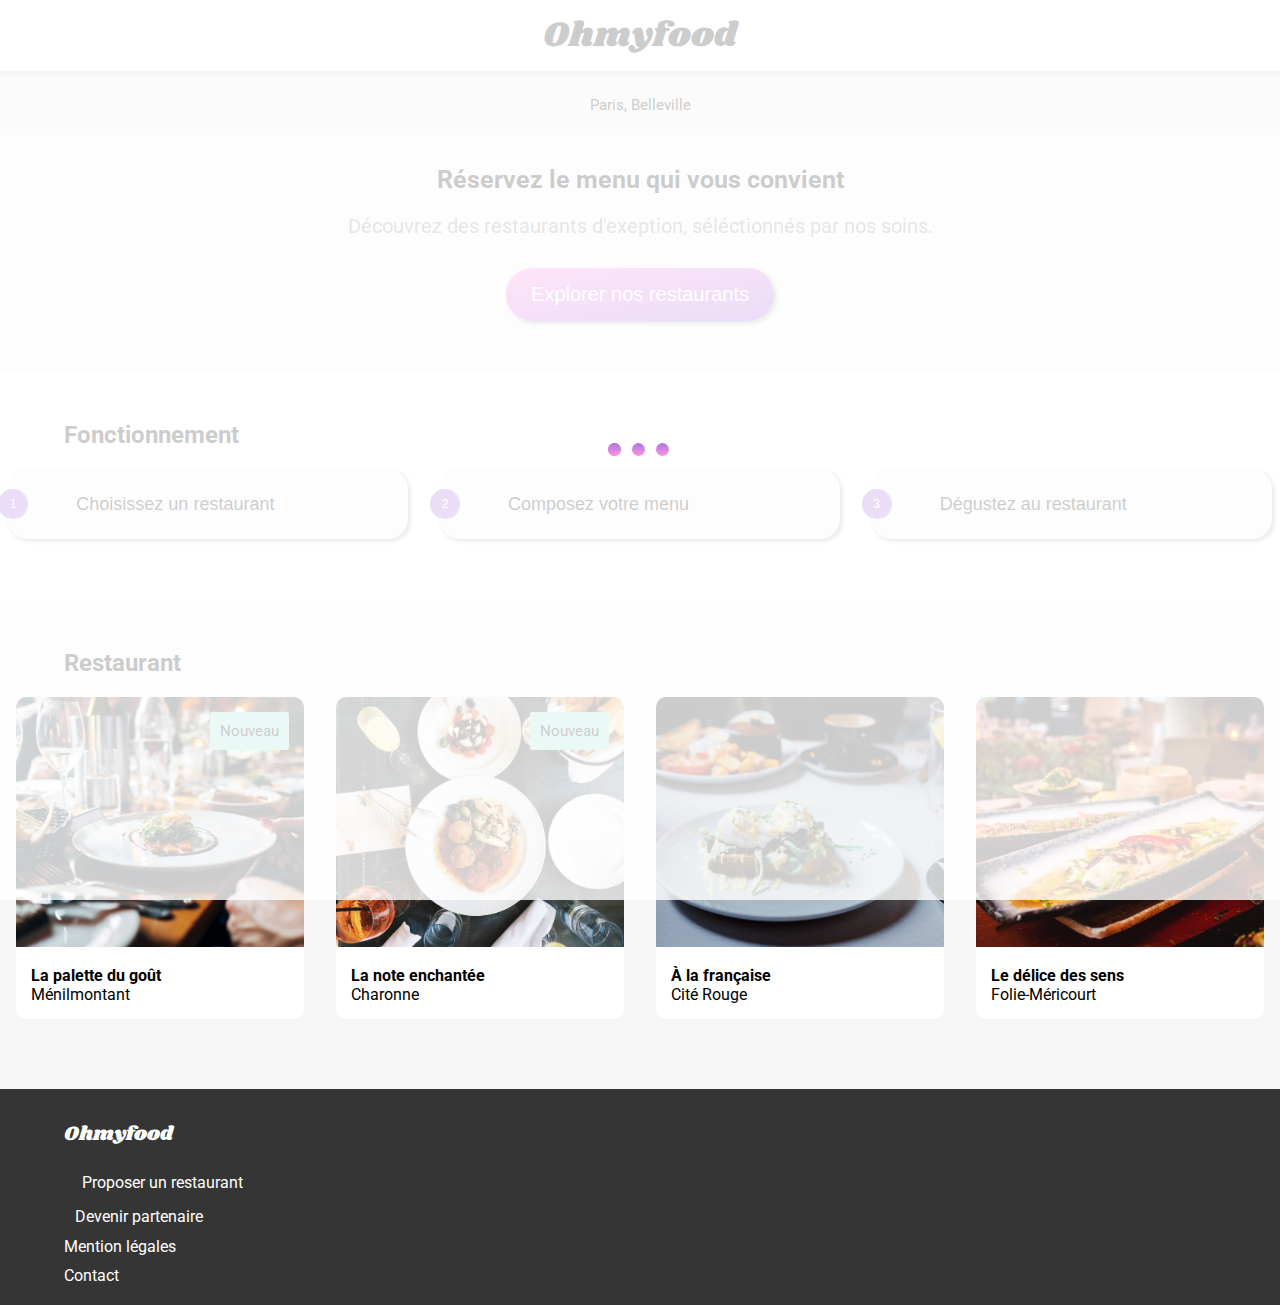
<file: index.html>
<!DOCTYPE html>
<html lang="fr">

<head>
    <meta charset="UTF-8">
    <meta http-equiv="X-UA-Compatible" content="IE=edge">
    <meta name="viewport" content="width=device-width, initial-scale=1.0">
    <link rel="preconnect" href="https://fonts.googleapis.com">
    <link rel="preconnect" href="https://fonts.gstatic.com" crossorigin>
    <link href="https://fonts.googleapis.com/css2?family=Roboto&family=Shrikhand&display=swap" rel="stylesheet">
    <link rel="stylesheet" href="https://cdnjs.cloudflare.com/ajax/libs/font-awesome/6.0.0-beta2/css/all.min.css"
        integrity="sha512-YWzhKL2whUzgiheMoBFwW8CKV4qpHQAEuvilg9FAn5VJUDwKZZxkJNuGM4XkWuk94WCrrwslk8yWNGmY1EduTA=="
        crossorigin="anonymous" referrerpolicy="no-referrer" />
    <link rel="stylesheet" href="Sass/main.css">
    <title>Ohmyfood</title>
</head>

<body>

    <div class="loader">
        <div class="lds-ellipsis">
            <div></div>
            <div></div>
            <div></div>
            <div></div>
        </div>
    </div>

    <header>
        <span class="header__title">Ohmyfood</span>
    </header>

    <section class="reservation">

        <div class="reservation__ville">
            <span class='reservation__icone'><i class="fas fa-map-marker-alt"></i></span>
            <span class='reservation__title'>Paris, Belleville</span>
        </div>

        <div class="reservation__lorem">
            <h1>Réservez le menu qui vous convient</h1>
            <p>Découvrez des restaurants d'exeption, séléctionnés par nos soins.</p>
            <div class="reservation__boutton"><button class="reservation__boutton__color">Explorer nos restaurants</button></div>
        </div>

    </section>

    <section class="fonctionnement">

        <h2>Fonctionnement</h2>
        <div class="fonctionnement__container">

            <button class="fonctionnement__boutton">
                <span class="fonctionnement__container__number">
                    <span class=fonctionnement__number>1</span>
                </span>
                <i class="fas fa-mobile-alt fonctionnement__icone fonctionnement__icone__hover"></i>
                <span class="fonctionnement__bouton__text">Choisissez un restaurant</span>
            </button>

            <button class="fonctionnement__boutton">
                <span class="fonctionnement__container__number">
                    <span class=fonctionnement__number>2</span>
                </span>
                <i class="fas fa-list-ul fonctionnement__icone fonctionnement__icone__hover"></i>
                <span class="fonctionnement__bouton__text">Composez votre menu</span>
            </button>

            <button class="fonctionnement__boutton">
                <span class="fonctionnement__container__number">
                    <span class=fonctionnement__number>3</span>
                </span>
                <i class="fas fa-store fonctionnement__icone fonctionnement__icone__hover"></i>
                <span class="fonctionnement__bouton__text">Dégustez au restaurant</span>
            </button>

        </div>

    </section>

    <section class="restaurant">

        <h2>Restaurant</h2>

        <div class="restaurant__block">

            <a class="restaurant__link" href="menu1.html">

                <div class="restaurant__container">

                    <div class="restaurant__container__img">
                        <img class="restaurant__img" src="restaurants/jay-wennington-N_Y88TWmGwA-unsplash.jpg" alt="photo_d'un_plat_d'un_restaurant">
                        <span class="restaurant__img__txt">Nouveau</span>
                    </div>

                    <div class="restaurant__description">
                        <div class="restaurant__description__txt">
                            <p class="restaurant__name">La palette du goût</p>
                            <p>Ménilmontant</p>
                        </div>
                        <i class="far fa-heart"></i>
                        <i class="fas fa-heart icone__heart__color"></i>
                    </div>

                </div>
            </a>

            <a class="restaurant__link" href="menu2.html">

                <div class="restaurant__container">

                    <div class="restaurant__container__img">
                        <img class="restaurant__img" src="restaurants/stil-u2Lp8tXIcjw-unsplash.jpg" alt="photo_d'un_plat_d'un_restaurant">
                        <span class="restaurant__img__txt">Nouveau</span>
                    </div>

                    <div class="restaurant__description">
                        <div class="restaurant__description__txt">
                            <p class="restaurant__name">La note enchantée</p>
                            <p>Charonne</p>
                        </div>
                        <i class="far fa-heart icone__heart"></i>
                        <i class="fas fa-heart icone__heart__color"></i>
                    </div>

                </div>
            </a>

            <a class="restaurant__link" href="menu3.html">

                <div class="restaurant__container">

                    <div class="restaurant__container__img">
                        <img class="restaurant__img" src="restaurants/toa-heftiba-DQKerTsQwi0-unsplash.jpg" alt="photo_d'un_plat_d'un_restaurant">
                    </div>

                    <div class="restaurant__description">
                        <div class="restaurant__description__txt">
                            <p class="restaurant__name">À la française</p>
                            <p>Cité Rouge</p>
                        </div>
                        <i class="far fa-heart"></i>
                        <i class="fas fa-heart icone__heart__color"></i>
                    </div>

                </div>
            </a>

            <a class="restaurant__link" href="menu4.html">

                <div class="restaurant__container">

                    <div class="restaurant__container__img">
                        <img class="restaurant__img" src="restaurants/louis-hansel-shotsoflouis-qNBGVyOCY8Q-unsplash.jpg" alt="photo_d'un_plat_d'un_restaurant">
                    </div>

                    <div class="restaurant__description">
                        <div class="restaurant__description__txt">
                            <p class="restaurant__name">Le délice des sens</p>
                            <p>Folie-Méricourt</p>
                        </div>
                        <i class="far fa-heart"></i>
                        <i class="fas fa-heart icone__heart__color"></i>
                    </div>
                    
                </div>
            </a>
        </div>

    </section>


    <footer>
        <div class="footer__container">
            <p class="footer__title">Ohmyfood</p>
            <p><i class="fas fa-utensils"></i>Proposer un restaurant</p>
            <p><i class="fas fa-hands-helping"></i>Devenir partenaire</p>
            <p>Mention légales</p>
            <a href="mailto:">Contact</a>
        </div>
    </footer>



</body>

</html>
</file>
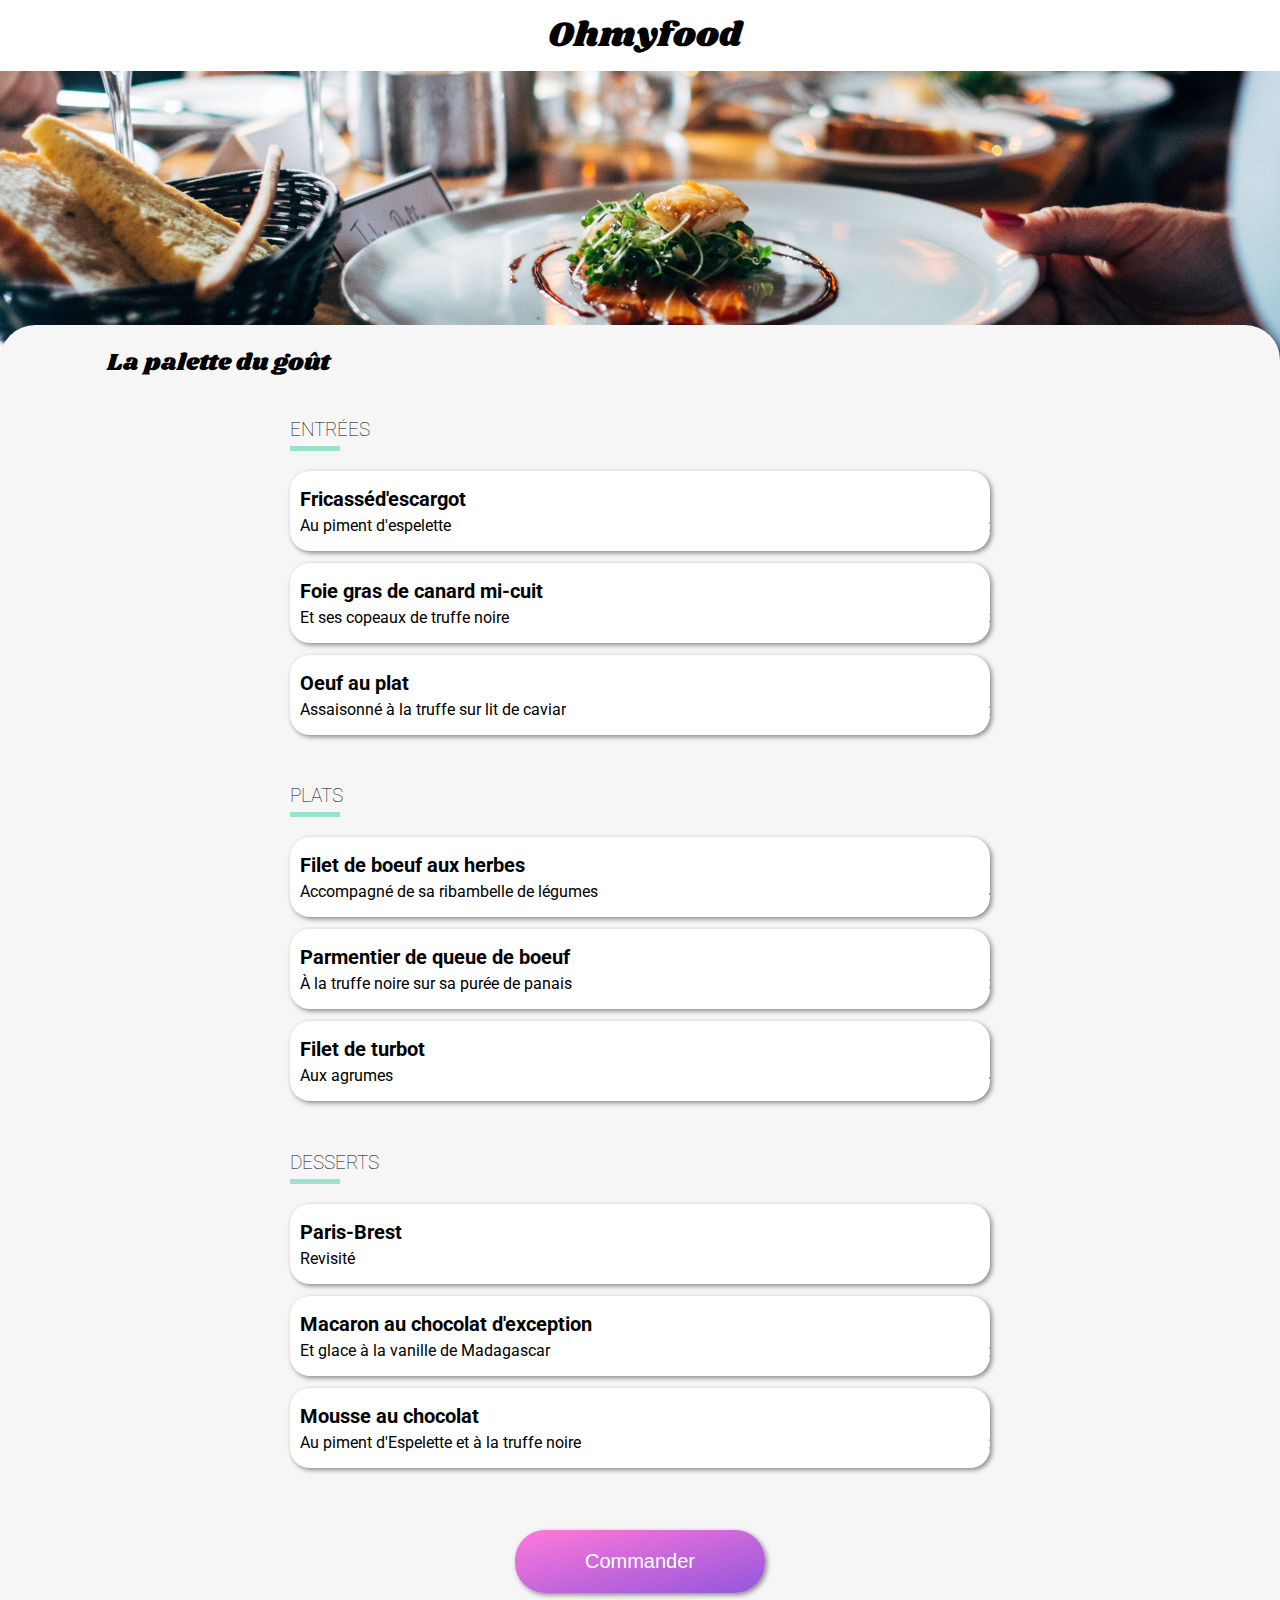
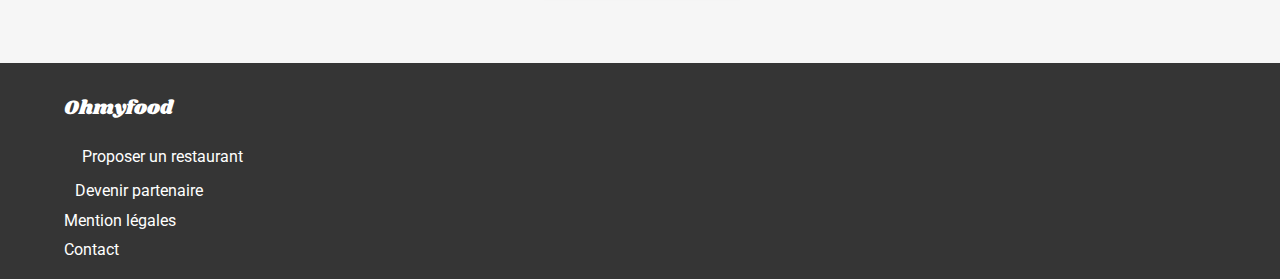
<file: menu1.html>
<!DOCTYPE html>
<html lang="fr">

<head>
    <meta charset="UTF-8">
    <meta http-equiv="X-UA-Compatible" content="IE=edge">
    <meta name="viewport" content="width=device-width, initial-scale=1.0">
    <link rel="preconnect" href="https://fonts.googleapis.com">
    <link rel="preconnect" href="https://fonts.gstatic.com" crossorigin>
    <link href="https://fonts.googleapis.com/css2?family=Roboto&family=Shrikhand&display=swap" rel="stylesheet">
    <link rel="stylesheet" href="https://cdnjs.cloudflare.com/ajax/libs/font-awesome/6.0.0-beta2/css/all.min.css" integrity="sha512-YWzhKL2whUzgiheMoBFwW8CKV4qpHQAEuvilg9FAn5VJUDwKZZxkJNuGM4XkWuk94WCrrwslk8yWNGmY1EduTA==" crossorigin="anonymous" referrerpolicy="no-referrer"/>
    <link rel="stylesheet" href="Sass/main.css">
    <title>Ohmyfood</title>
</head>

<body>

    <header>
        <a class="header__icone" href="index.html"><i class="fas fa-arrow-left"></i></a>
        <span class="header__title">Ohmyfood</span>
    </header>

    <div class="container__img__menu">
        <img class="img__menu" src="restaurants/jay-wennington-N_Y88TWmGwA-unsplash.jpg" alt="photo_d'un_plat_d'un_restaurant">
    </div>
    
    <section class="menu">

        <div class="menu__title">
            <h2 class="menu__txt">La palette du goût</h2>
            <i class="far fa-heart icone__heart"></i>
            <i class="fas fa-heart icone__heart__color"></i>
        </div>

        <div class="menu__categorie">
            <h3 class="menu__categorie__txt">ENTRÉES</h3>
            <hr>
        </div>

        <div class="menu__container">

            <div class="menu__container__description">
                <p class="menu__container__title">Fricasséd'escargot</p>
                <p class="menu__container__txt">Au piment d'espelette</p>
            </div>

            <div class="menu__price">
                <span class="menu__price__txt">25€</span>
                <div class="menu__check__animation"><i class="fas fa-check-circle"></i></div>
            </div>

        </div>

        <div class="menu__container">

            <div class="menu__container__description">
                <p class="menu__container__title">Foie gras de canard mi-cuit</p>
                <p class="menu__container__txt">Et ses copeaux de truffe noire</p>
            </div>

            <div class="menu__price">
                <span class="menu__price__txt">35€</span>
                <div class="menu__check__animation"><i class="fas fa-check-circle"></i></div>
            </div>

        </div>

        <div class="menu__container">
            <div class="menu__container__description">
                <p class="menu__container__title">Oeuf au plat</p>
                <p class="menu__container__txt">Assaisonné à la truffe sur lit de caviar</p>
            </div>

            <div class="menu__price">
                <span class="menu__price__txt">20€</span>
                <div class="menu__check__animation"><i class="fas fa-check-circle"></i></div>
            </div>
        </div>
    
        <div class="menu__categorie">
            <h3 class="menu__categorie__txt">PLATS</h3>
            <hr>
        </div>
        
        <div class="menu__container">

            <div class="menu__container__description">
                <p class="menu__container__title">Filet de boeuf aux herbes</p>
                <p class="menu__container__txt">Accompagné de sa ribambelle de légumes</p>
            </div>

            <div class="menu__price">
                <span class="menu__price__txt">40€</span>
                <div class="menu__check__animation"><i class="fas fa-check-circle"></i></div>
            </div>

        </div>

        <div class="menu__container">

            <div class="menu__container__description">
                <p class="menu__container__title">Parmentier de queue de boeuf</p>
                <p class="menu__container__txt">À la truffe noire sur sa purée de panais</p>
            </div>

            <div class="menu__price">
                <span class="menu__price__txt">35€</span>
                <div class="menu__check__animation"><i class="fas fa-check-circle"></i></div>
            </div>

        </div>

        <div class="menu__container">

            <div class="menu__container__description">
                <p class="menu__container__title">Filet de turbot</p>
                <p class="menu__container__txt">Aux agrumes</p>
            </div>

            <div class="menu__price">
                <span class="menu__price__txt">44€</span>
                <div class="menu__check__animation"><i class="fas fa-check-circle"></i></div>
            </div>

        </div>

        <div class="menu__categorie">
            <h3 class="menu__categorie__txt">DESSERTS</h3>
            <hr>
        </div>

        <div class="menu__container">

            <div class="menu__container__description">
                <p class="menu__container__title">Paris-Brest</p>
                <p class="menu__container__txt">Revisité</p>
            </div>

            <div class="menu__price">
                <span class="menu__price__txt">18€</span>
                <div class="menu__check__animation"><i class="fas fa-check-circle"></i></div>
            </div>

        </div>

        <div class="menu__container">

            <div class="menu__container__description">
                <p class="menu__container__title">Macaron au chocolat d'exception</p>
                <p class="menu__container__txt">Et glace à la vanille de Madagascar</p>
            </div>

            <div class="menu__price">
                <span class="menu__price__txt">22€</span>
                <div class="menu__check__animation"><i class="fas fa-check-circle"></i></div>
            </div>

        </div>

        <div class="menu__container">

            <div class="menu__container__description">
                <p class="menu__container__title">Mousse au chocolat</p>
                <p class="menu__container__txt">Au piment d'Espelette et à la truffe noire</p>
            </div>

            <div class="menu__price"><span class="menu__price__txt">23€</span>
                <div class="menu__check__animation"><i class="fas fa-check-circle"></i></div>
            </div>
            
        </div>
        
        <div class="menu__boutton">
            <button class="menu__boutton__color">Commander</button>
        </div>

    </section>

    <footer>
        <div class="footer__container">
            <p class="footer__title">Ohmyfood</p>
            <p><i class="fas fa-utensils"></i>Proposer un restaurant</p>
            <p><i class="fas fa-hands-helping"></i>Devenir partenaire</p>
            <p>Mention légales</p>
            <a href="mailto:">Contact</a>
        </div>
    </footer>
</file>
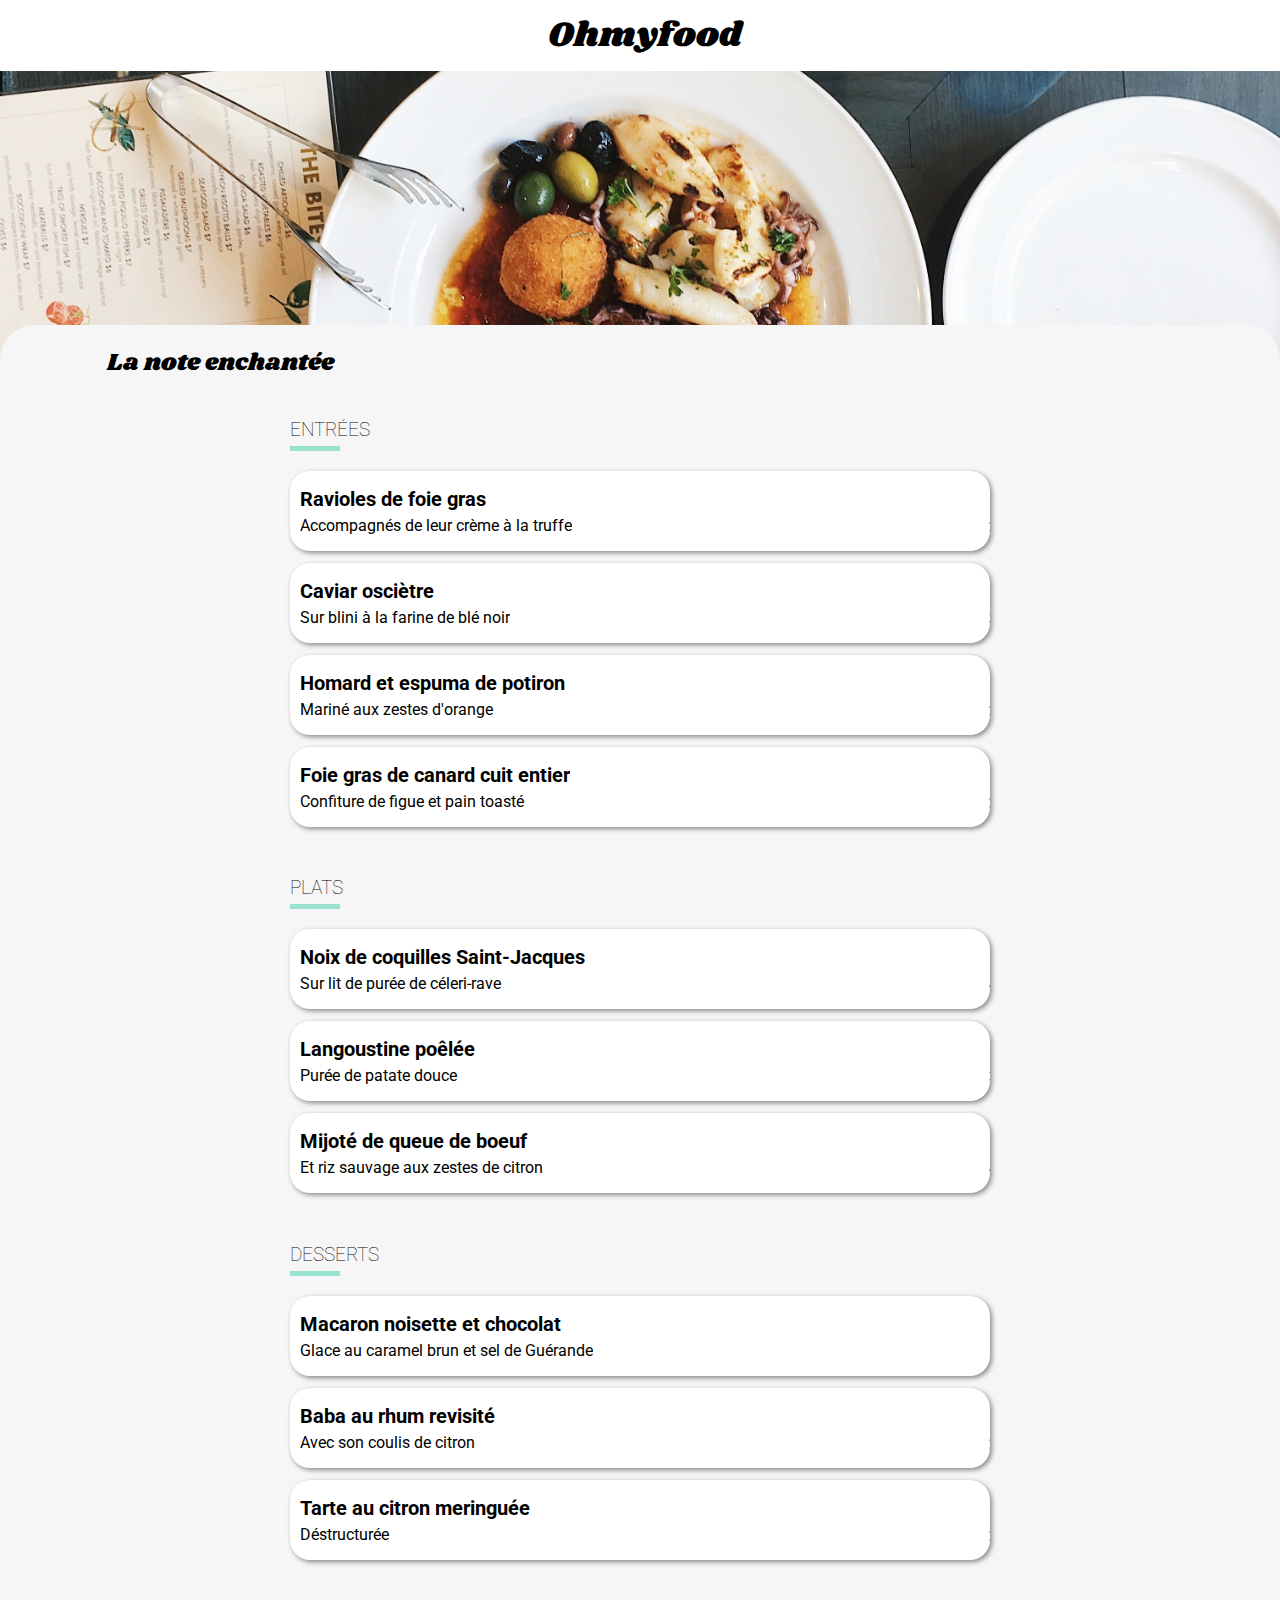
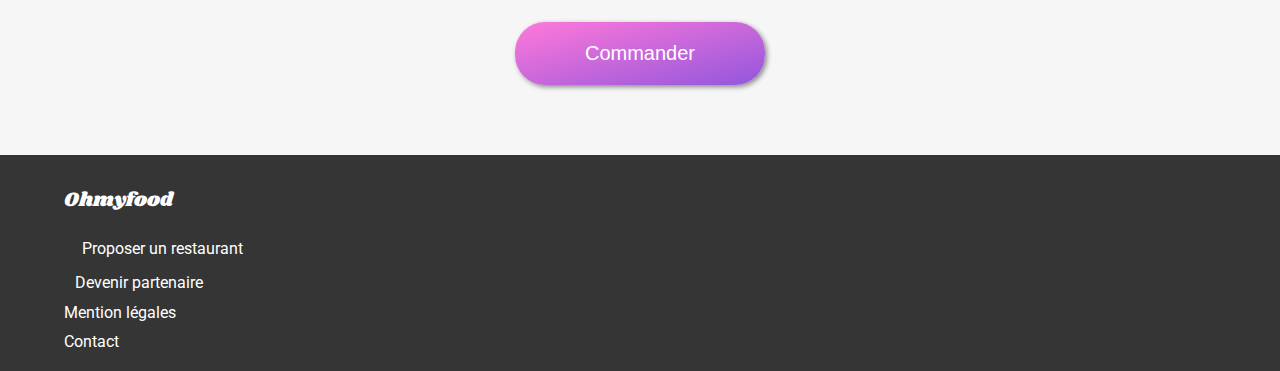
<file: menu2.html>
<!DOCTYPE html>
<html lang="fr">
<head>
    <meta charset="UTF-8">
    <meta http-equiv="X-UA-Compatible" content="IE=edge">
    <meta name="viewport" content="width=device-width, initial-scale=1.0">
    <link rel="preconnect" href="https://fonts.googleapis.com">
    <link rel="preconnect" href="https://fonts.gstatic.com" crossorigin>
    <link href="https://fonts.googleapis.com/css2?family=Roboto&family=Shrikhand&display=swap" rel="stylesheet"> 
    <link rel="stylesheet" href="https://cdnjs.cloudflare.com/ajax/libs/font-awesome/6.0.0-beta2/css/all.min.css" integrity="sha512-YWzhKL2whUzgiheMoBFwW8CKV4qpHQAEuvilg9FAn5VJUDwKZZxkJNuGM4XkWuk94WCrrwslk8yWNGmY1EduTA==" crossorigin="anonymous" referrerpolicy="no-referrer" />
    <link rel="stylesheet" href="Sass/main.css">
    <title>Ohmyfood</title>
</head>
<body>

    <header>
        <a class="header__icone" href="index.html"><i class="fas fa-arrow-left"></i></a>
        <span class="header__title">Ohmyfood</span>
    </header>

    <div class="container__img__menu">
        <img class="img__menu" src="restaurants/stil-u2Lp8tXIcjw-unsplash.jpg" alt="photo_d'un_plat_d'un_restaurant">
    </div>
    

    <section class="menu">

        <div class="menu__title">
            <h2 class="menu__txt">La note enchantée</h2>
            <i class="far fa-heart"></i>
            <i class="fas fa-heart icone__heart__color"></i>
        </div>


        <div class="menu__categorie">
            <h3 class="menu__categorie__txt">ENTRÉES</h3>
            <hr>
        </div>

        <div class="menu__container">

            <div class="menu__container__description">
                <p class="menu__container__title">Ravioles de foie gras</p>
                <p class="menu__container__txt">Accompagnés de leur crème à la truffe</p>
            </div>

            <div class="menu__price">
                <span class="menu__price__txt">25€</span>
                <div class="menu__check__animation"><i class="fas fa-check-circle"></i></div>
            </div>

        </div>

        <div class="menu__container">

            <div class="menu__container__description">
                <p class="menu__container__title">Caviar osciètre</p>
                <p class="menu__container__txt">Sur blini à la farine de blé noir</p>
            </div>

            <div class="menu__price">
                <span class="menu__price__txt">35€</span>
                <div class="menu__check__animation"><i class="fas fa-check-circle"></i></div>
            </div>

        </div>

        <div class="menu__container">

            <div class="menu__container__description">
                <p class="menu__container__title">Homard et espuma de potiron</p>
                <p class="menu__container__txt">Mariné aux zestes d'orange</p>
            </div>

            <div class="menu__price">
                <span class="menu__price__txt">20€</span>
                <div class="menu__check__animation"><i class="fas fa-check-circle"></i></div>
            </div>

        </div>

        <div class="menu__container">

            <div class="menu__container__description">
                <p class="menu__container__title">Foie gras de canard cuit entier</p>
                <p class="menu__container__txt">Confiture de figue et pain toasté</p>
            </div>

            <div class="menu__price">
                <span class="menu__price__txt">20€</span>
                <div class="menu__check__animation"><i class="fas fa-check-circle"></i></div>
            </div>

        </div>

        <div class="menu__categorie">
            <h3 class="menu__categorie__txt">PLATS</h3>
            <hr>
        </div>
        
        <div class="menu__container">

            <div class="menu__container__description">
                <p class="menu__container__title">Noix de coquilles Saint-Jacques</p>
                <p class="menu__container__txt">Sur lit de purée de céleri-rave</p>
            </div>

            <div class="menu__price">
                <span class="menu__price__txt">40€</span>
                <div class="menu__check__animation"><i class="fas fa-check-circle"></i></div>
            </div>

        </div>

        <div class="menu__container">

            <div class="menu__container__description">
                <p class="menu__container__title">Langoustine poêlée</p>
                <p class="menu__container__txt">Purée de patate douce</p>
            </div>

            <div class="menu__price">
                <span class="menu__price__txt">35€</span>
                <div class="menu__check__animation"><i class="fas fa-check-circle"></i></div>
            </div>

        </div>

        <div class="menu__container">

            <div class="menu__container__description">
                <p class="menu__container__title">Mijoté de queue de boeuf</p>
                <p class="menu__container__txt">Et riz sauvage aux zestes de citron</p>
            </div>

            <div class="menu__price">
                <span class="menu__price__txt">44€</span>
                <div class="menu__check__animation"><i class="fas fa-check-circle"></i></div>
            </div>

        </div>

        <div class="menu__categorie">
            <h3 class="menu__categorie__txt">DESSERTS</h3>
            <hr>
        </div>
        
        <div class="menu__container">

            <div class="menu__container__description">
                <p class="menu__container__title">Macaron noisette et chocolat</p>
                <p class="menu__container__txt">Glace au caramel brun et sel de Guérande</p>
            </div>

            <div class="menu__price">
                <span class="menu__price__txt">18€</span>
                <div class="menu__check__animation"><i class="fas fa-check-circle"></i></div>
            </div>

        </div>

        <div class="menu__container">

            <div class="menu__container__description">
                <p class="menu__container__title">Baba au rhum revisité</p>
                <p class="menu__container__txt">Avec son coulis de citron</p>
            </div>

            <div class="menu__price">
                <span class="menu__price__txt">22€</span>
                <div class="menu__check__animation"><i class="fas fa-check-circle"></i></div>
            </div>

        </div>

        <div class="menu__container">

            <div class="menu__container__description">
                <p class="menu__container__title">Tarte au citron meringuée</p>
                <p class="menu__container__txt">Déstructurée</p>
            </div>

            <div class="menu__price">
                <span class="menu__price__txt">23€</span>
                <div class="menu__check__animation"><i class="fas fa-check-circle"></i></div>
            </div>

        </div>

        <div class="menu__boutton">
            <button class="menu__boutton__color">Commander</button>
        </div>

    </section>


    <footer>
        <div class="footer__container">
            <p class="footer__title">Ohmyfood</p>
            <p><i class="fas fa-utensils"></i>Proposer un restaurant</p>
            <p><i class="fas fa-hands-helping"></i>Devenir partenaire</p>
            <p>Mention légales</p>
            <a href="mailto:">Contact</a>
        </div>
    </footer>
</file>
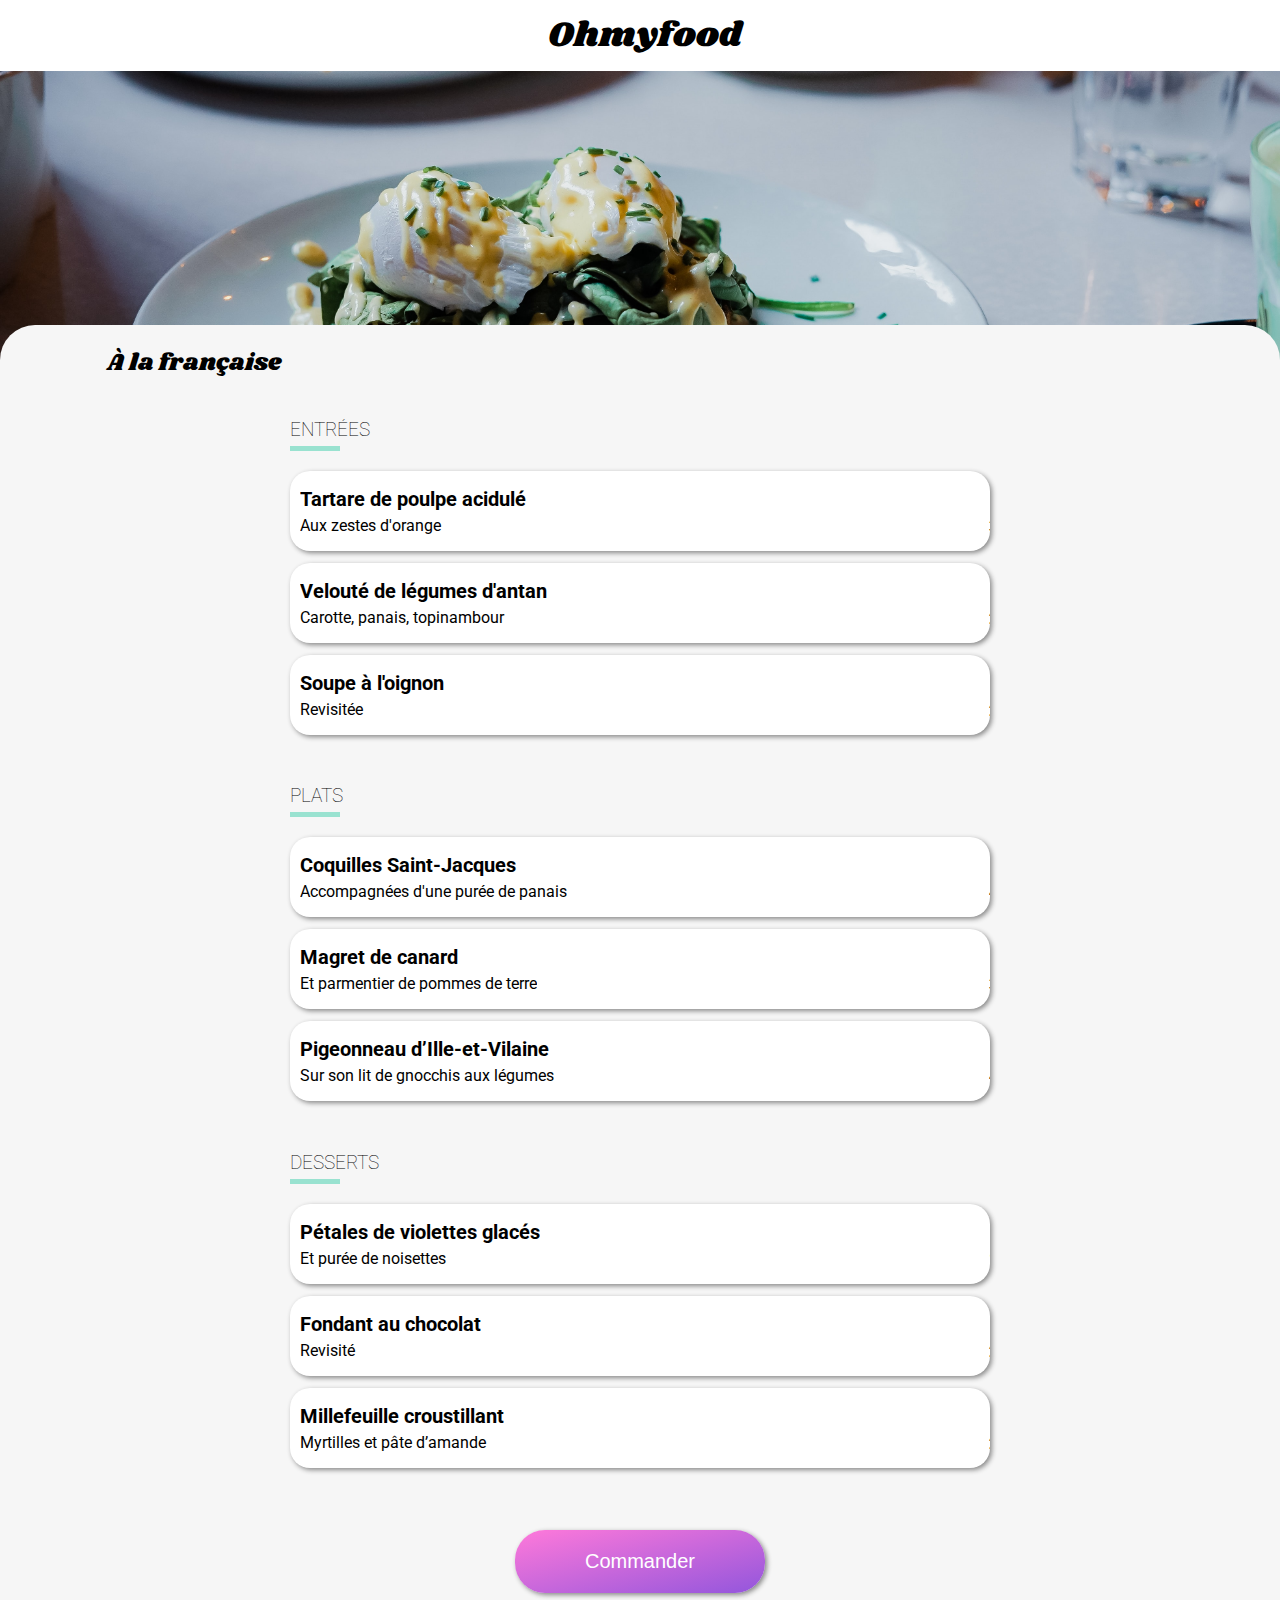
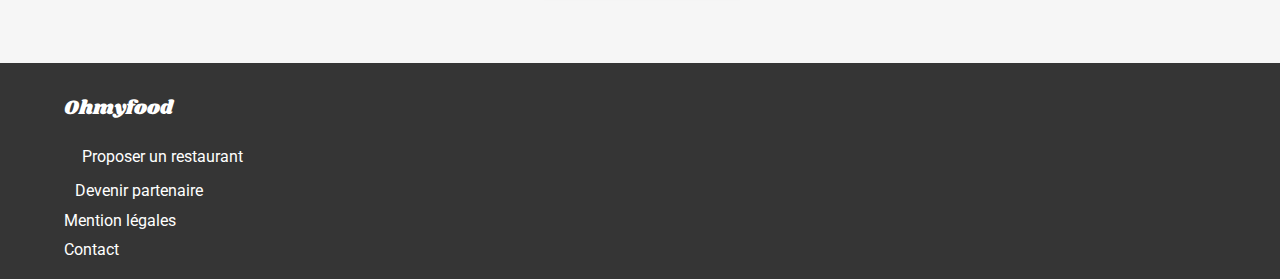
<file: menu3.html>
<!DOCTYPE html>
<html lang="fr">
<head>
    <meta charset="UTF-8">
    <meta http-equiv="X-UA-Compatible" content="IE=edge">
    <meta name="viewport" content="width=device-width, initial-scale=1.0">
    <link rel="preconnect" href="https://fonts.googleapis.com">
    <link rel="preconnect" href="https://fonts.gstatic.com" crossorigin>
    <link href="https://fonts.googleapis.com/css2?family=Roboto&family=Shrikhand&display=swap" rel="stylesheet"> 
    <link rel="stylesheet" href="https://cdnjs.cloudflare.com/ajax/libs/font-awesome/6.0.0-beta2/css/all.min.css" integrity="sha512-YWzhKL2whUzgiheMoBFwW8CKV4qpHQAEuvilg9FAn5VJUDwKZZxkJNuGM4XkWuk94WCrrwslk8yWNGmY1EduTA==" crossorigin="anonymous" referrerpolicy="no-referrer" />
    <link rel="stylesheet" href="Sass/main.css">
    <title>Ohmyfood</title>
</head>
<body>


    <header>
        <a class="header__icone" href="index.html"><i class="fas fa-arrow-left"></i></a>
        <span class="header__title">Ohmyfood</span>
    </header>

    <div class="container__img__menu">
        <img class="img__menu" src="restaurants/toa-heftiba-DQKerTsQwi0-unsplash.jpg" alt="photo_d'un_plat_d'un_restaurant">
    </div>

    <section class="menu">
        <div class="menu__title">
            <h2 class="menu__txt">À la française</h2>
            <i class="far fa-heart"></i>
            <i class="fas fa-heart icone__heart__color"></i>
        </div>


        <div class="menu__categorie">
            <h3 class="menu__categorie__txt">ENTRÉES</h3>
            <hr>
        </div>

        <div class="menu__container">

            <div class="menu__container__description">
                <p class="menu__container__title">Tartare de poulpe acidulé</p>
                <p class="menu__container__txt">Aux zestes d'orange</p>
            </div>

            <div class="menu__price">
                <span class="menu__price__txt">35€</span>
                <div class="menu__check__animation"><i class="fas fa-check-circle"></i></div>
            </div>

        </div>

        <div class="menu__container">

            <div class="menu__container__description">
                <p class="menu__container__title">Velouté de légumes d'antan</p>
                <p class="menu__container__txt">Carotte, panais, topinambour</p>
            </div>

            <div class="menu__price"><span class="menu__price__txt">25€</span>
                <div class="menu__check__animation"><i class="fas fa-check-circle"></i></div>
            </div>

        </div>

        <div class="menu__container">

            <div class="menu__container__description">
                <p class="menu__container__title">Soupe à l'oignon</p>
                <p class="menu__container__txt">Revisitée</p>
            </div>

            <div class="menu__price">
                <span class="menu__price__txt">20€</span>
                <div class="menu__check__animation"><i class="fas fa-check-circle"></i></div>
            </div>

        </div>


        <div class="menu__categorie">
            <h3 class="menu__categorie__txt">PLATS</h3>
            <hr>
        </div>


        <div class="menu__container">

            <div class="menu__container__description">
                <p class="menu__container__title">Coquilles Saint-Jacques</p>
                <p class="menu__container__txt">Accompagnées d'une purée de panais</p>
            </div>

            <div class="menu__price">
                <span class="menu__price__txt">40€</span>
                <div class="menu__check__animation"><i class="fas fa-check-circle"></i></div>
            </div>

        </div>

        <div class="menu__container">

            <div class="menu__container__description">
                <p class="menu__container__title">Magret de canard</p>
                <p class="menu__container__txt">Et parmentier de pommes de terre</p>
            </div>

            <div class="menu__price"><span class="menu__price__txt">35€</span>
                <div class="menu__check__animation"><i class="fas fa-check-circle"></i></div>
            </div>

        </div>

        <div class="menu__container">

            <div class="menu__container__description">
                <p class="menu__container__title">Pigeonneau d’Ille-et-Vilaine</p>
                <p class="menu__container__txt">Sur son lit de gnocchis aux légumes</p>
            </div>

            <div class="menu__price">
                <span class="menu__price__txt">44€</span>
                <div class="menu__check__animation"><i class="fas fa-check-circle"></i></div>
            </div>

        </div>
        

        <div class="menu__categorie">
            <h3 class="menu__categorie__txt">DESSERTS</h3>
            <hr>
        </div>
        
        <div class="menu__container">

            <div class="menu__container__description">
                <p class="menu__container__title">Pétales de violettes glacés</p>
                <p class="menu__container__txt">Et purée de noisettes</p>
            </div>

            <div class="menu__price">
                <span class="menu__price__txt">18€</span>
                <div class="menu__check__animation"><i class="fas fa-check-circle"></i></div>
            </div>

        </div>

        <div class="menu__container">

            <div class="menu__container__description">
                <p class="menu__container__title">Fondant au chocolat</p>
                <p class="menu__container__txt">Revisité</p>
            </div>

            <div class="menu__price">
                <span class="menu__price__txt">22€</span>
                <div class="menu__check__animation"><i class="fas fa-check-circle"></i></div>
            </div>

        </div>

        <div class="menu__container">

            <div class="menu__container__description">
                <p class="menu__container__title">Millefeuille croustillant</p>
                <p class="menu__container__txt">Myrtilles et pâte d’amande</p>
            </div>

            <div class="menu__price">
                <span class="menu__price__txt">23€</span>
                <div class="menu__check__animation"><i class="fas fa-check-circle"></i></div>
            </div>
            
        </div>


        <div class="menu__boutton">
            <button class="menu__boutton__color">Commander</button>
        </div>

    </section>

    <footer>
        <div class="footer__container">
            <p class="footer__title">Ohmyfood</p>
            <p><i class="fas fa-utensils"></i>Proposer un restaurant</p>
            <p><i class="fas fa-hands-helping"></i>Devenir partenaire</p>
            <p>Mention légales</p>
            <a href="mailto:">Contact</a>
        </div>
    </footer>
</file>
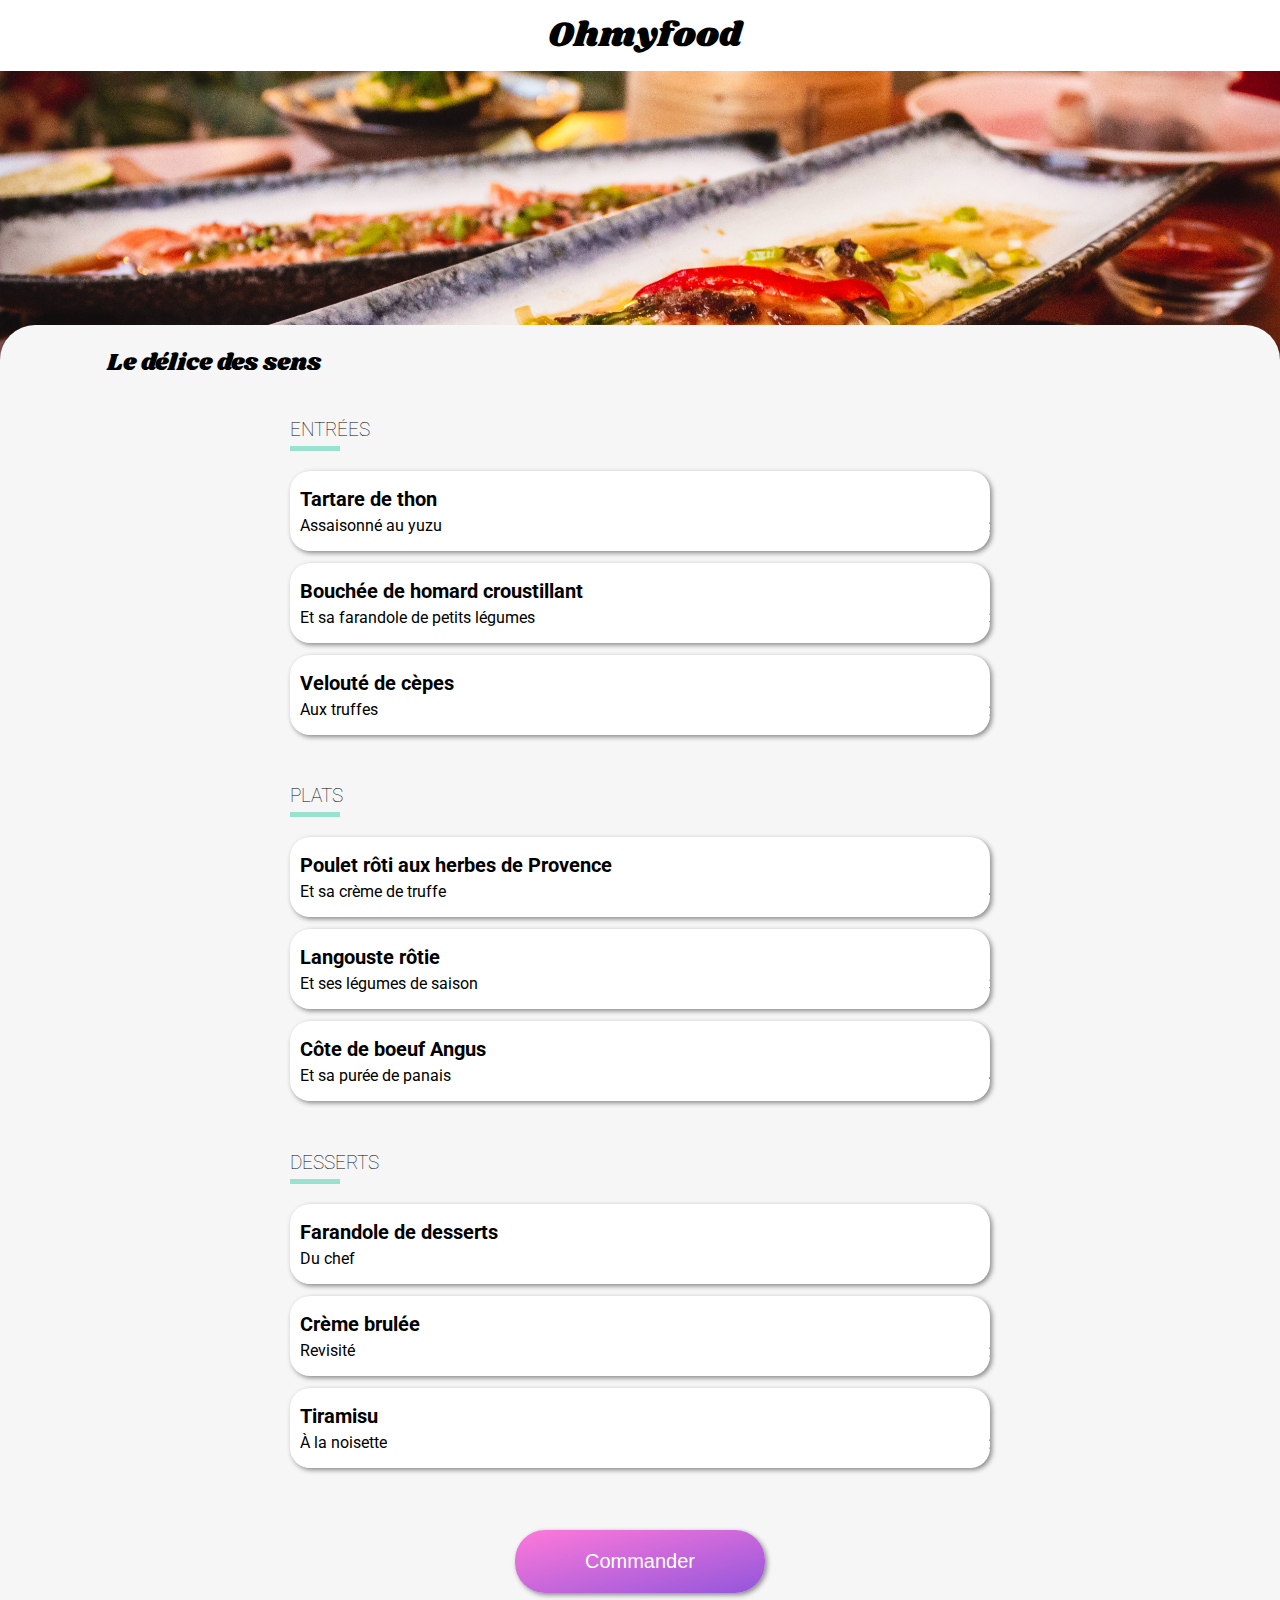
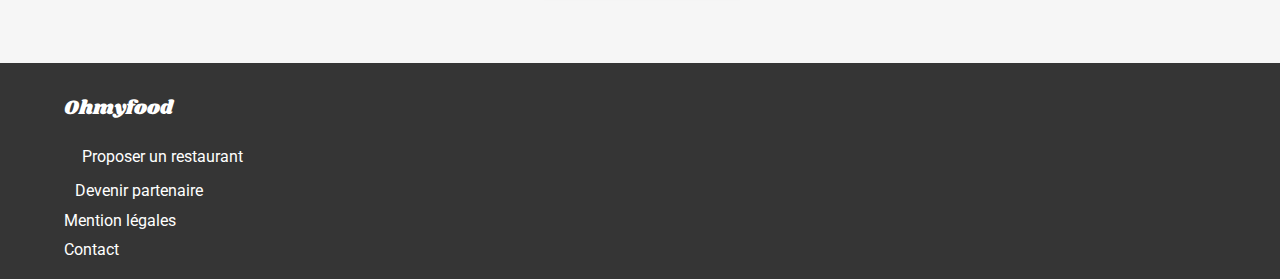
<file: menu4.html>
<!DOCTYPE html>
<html lang="fr">
<head>
    <meta charset="UTF-8">
    <meta http-equiv="X-UA-Compatible" content="IE=edge">
    <meta name="viewport" content="width=device-width, initial-scale=1.0">
    <link rel="preconnect" href="https://fonts.googleapis.com">
    <link rel="preconnect" href="https://fonts.gstatic.com" crossorigin>
    <link href="https://fonts.googleapis.com/css2?family=Roboto&family=Shrikhand&display=swap" rel="stylesheet"> 
    <link rel="stylesheet" href="https://cdnjs.cloudflare.com/ajax/libs/font-awesome/6.0.0-beta2/css/all.min.css" integrity="sha512-YWzhKL2whUzgiheMoBFwW8CKV4qpHQAEuvilg9FAn5VJUDwKZZxkJNuGM4XkWuk94WCrrwslk8yWNGmY1EduTA==" crossorigin="anonymous" referrerpolicy="no-referrer" />
    <link rel="stylesheet" href="Sass/main.css">
    <title>Ohmyfood</title>
</head>
<body>


    <header>
        <a class="header__icone" href="index.html"><i class="fas fa-arrow-left"></i></a>
        <span class="header__title">Ohmyfood</span>
    </header>

    <div class="container__img__menu">
        <img class="img__menu" src="restaurants/louis-hansel-shotsoflouis-qNBGVyOCY8Q-unsplash.jpg" alt="photo_d'un_plat_d'un_restaurant">
    </div>

    <section class="menu">
        <div class="menu__title">
            <h2 class="menu__txt">Le délice des sens</h2>
            <i class="far fa-heart"></i>
            <i class="fas fa-heart icone__heart__color"></i>
        </div>


        <div class="menu__categorie">
            <h3 class="menu__categorie__txt">ENTRÉES</h3>
            <hr>
        </div>

        <div class="menu__container">

            <div class="menu__container__description">
                <p class="menu__container__title">Tartare de thon</p>
                <p class="menu__container__txt">Assaisonné au yuzu</p>
            </div>

            <div class="menu__price">
                <span class="menu__price__txt">25€</span>
                <div class="menu__check__animation"><i class="fas fa-check-circle"></i></div>
            </div>

        </div>

        <div class="menu__container">

            <div class="menu__container__description">
                <p class="menu__container__title">Bouchée de homard croustillant </p>
                <p class="menu__container__txt">Et sa farandole de petits légumes</p>
            </div>

            <div class="menu__price">
                <span class="menu__price__txt">35€</span>
                <div class="menu__check__animation"><i class="fas fa-check-circle"></i></div>
            </div>

        </div>

        <div class="menu__container">

            <div class="menu__container__description">
                <p class="menu__container__title">Velouté de cèpes</p>
                <p class="menu__container__txt">Aux truffes</p>
            </div>

            <div class="menu__price"><span class="menu__price__txt">20€</span>
                <div class="menu__check__animation"><i class="fas fa-check-circle"></i></div>
            </div>

        </div>

        <div class="menu__categorie">
            <h3 class="menu__categorie__txt">PLATS</h3>
            <hr>
        </div>
        
        <div class="menu__container">

            <div class="menu__container__description">
                <p class="menu__container__title">Poulet rôti aux herbes de Provence</p>
                <p class="menu__container__txt">Et sa crème de truffe</p>
            </div>

            <div class="menu__price">
                <span class="menu__price__txt">40€</span>
                <div class="menu__check__animation"><i class="fas fa-check-circle"></i></div>
            </div>

        </div>

        <div class="menu__container">

            <div class="menu__container__description">
                <p class="menu__container__title">Langouste rôtie</p>
                <p class="menu__container__txt">Et ses légumes de saison</p>
            </div>

            <div class="menu__price">
                <span class="menu__price__txt">35€</span>
                <div class="menu__check__animation"><i class="fas fa-check-circle"></i></div>
            </div>

        </div>

        <div class="menu__container">

            <div class="menu__container__description">
                <p class="menu__container__title">Côte de boeuf Angus</p>
                <p class="menu__container__txt">Et sa purée de panais</p>
            </div>

            <div class="menu__price"><span class="menu__price__txt">44€</span>
                <div class="menu__check__animation"><i class="fas fa-check-circle"></i></div>
            </div>

        </div>

        <div class="menu__categorie">
            <h3 class="menu__categorie__txt">DESSERTS</h3>
            <hr>
        </div>
        
        <div class="menu__container">

            <div class="menu__container__description">
                <p class="menu__container__title">Farandole de desserts</p>
                <p class="menu__container__txt">Du chef</p>
            </div>

            <div class="menu__price">
                <span class="menu__price__txt">18€</span>
                <div class="menu__check__animation"><i class="fas fa-check-circle"></i></div>
            </div>

        </div>

        <div class="menu__container">

            <div class="menu__container__description">
                <p class="menu__container__title">Crème brulée</p>
                <p class="menu__container__txt">Revisité</p>
            </div>

            <div class="menu__price">
                <span class="menu__price__txt">22€</span>
                <div class="menu__check__animation"><i class="fas fa-check-circle"></i></div>
            </div>

        </div>

        <div class="menu__container">

            <div class="menu__container__description">
                <p class="menu__container__title">Tiramisu</p>
                <p class="menu__container__txt">À la noisette</p>
            </div>

            <div class="menu__price">
                <span class="menu__price__txt">23€</span>
                <div class="menu__check__animation"><i class="fas fa-check-circle"></i></div>
            </div>
            
        </div>

        <div class="menu__boutton">
            <button class="menu__boutton__color">Commander</button>
        </div>

    </section>


    <footer>
        <div class="footer__container">
            <p class="footer__title">Ohmyfood</p>
            <p><i class="fas fa-utensils"></i>Proposer un restaurant</p>
            <p><i class="fas fa-hands-helping"></i>Devenir partenaire</p>
            <p>Mention légales</p>
            <a href="mailto:">Contact</a>
        </div>
    </footer>
</file>
<file: Sass/main.css>
html {
  font-family: 'roboto','sans-serif';
  -webkit-box-sizing: border-box;
          box-sizing: border-box;
  font-size: 100%;
}

body {
  margin: 0px;
  background-color: #F6F6F6;
}

a {
  text-decoration: none;
  color: inherit;
}

i {
  font-size: 20px;
}

.header__title {
  font-family: 'shrikhand','sans-serif';
}

p {
  margin: 0px;
}

h2 {
  width: 90%;
  margin: auto;
  padding-top: 50px;
  padding-bottom: 20px;
}

header {
  text-align: center;
  padding-top: 10px;
  padding-bottom: 10px;
  background-color: white;
}

.header__title {
  font-size: 35px;
  font-family: 'shrikhand','sans-serif';
}

.reservation__ville {
  padding-bottom: 20px;
  padding-top: 20px;
  background-color: #EAEAEA;
  font-size: 15px;
  text-align: center;
  margin: auto;
  -webkit-box-shadow: inset 0px 6px 6px -6px #888;
          box-shadow: inset 0px 6px 6px -6px #888;
}

.reservation__icone {
  position: relative;
  right: 15px;
}

.reservation__lorem {
  background-color: #F6F6F6;
}

h1 {
  margin: 0px;
  padding-top: 30px;
  text-align: center;
  font-size: 25px;
  padding-left: 50px;
  padding-right: 50px;
}

.reservation__lorem p {
  text-align: center;
  padding-left: 10px;
  padding-right: 10px;
  margin-top: 20px;
  margin-bottom: 20px;
  color: gray;
  font-size: 20px;
}

.reservation__boutton {
  display: -webkit-box;
  display: -ms-flexbox;
  display: flex;
  -webkit-box-pack: center;
      -ms-flex-pack: center;
          justify-content: center;
  padding-top: 10px;
  padding-bottom: 50px;
}

.reservation__boutton__color {
  background: -webkit-gradient(linear, left top, right bottom, from(#FF79DA), to(#9356DC));
  background: linear-gradient(to bottom right, #FF79DA, #9356DC);
  padding: 15px 25px;
  border-style: none;
  color: white;
  font-size: 20px;
  border-radius: 30px;
  -webkit-box-shadow: 2px 2px 5px #888;
          box-shadow: 2px 2px 5px #888;
  cursor: pointer;
  -webkit-transition: all 300ms ease-in-out;
  transition: all 300ms ease-in-out;
}

.reservation__boutton__color:hover {
  background: -webkit-gradient(linear, left top, right bottom, from(rgba(255, 121, 218, 0.9)), to(rgba(147, 86, 220, 0.9)));
  background: linear-gradient(to bottom right, rgba(255, 121, 218, 0.9), rgba(147, 86, 220, 0.9));
  -webkit-box-shadow: 5px 5px 10px #888;
          box-shadow: 5px 5px 10px #888;
}

.fonctionnement {
  background-color: white;
  padding-bottom: 60px;
}

.fonctionnement__boutton {
  width: 90%;
  margin: auto;
  padding: 20px;
  display: -webkit-box;
  display: -ms-flexbox;
  display: flex;
  -webkit-box-pack: start;
      -ms-flex-pack: start;
          justify-content: flex-start;
  -webkit-box-align: center;
      -ms-flex-align: center;
          align-items: center;
  gap: 15px;
  border-style: none;
  border-radius: 20px;
  background-color: #F6F6F6;
  cursor: pointer;
  max-width: 400px;
  -webkit-box-shadow: 2px 2px 5px #888;
          box-shadow: 2px 2px 5px #888;
}

.fonctionnement__boutton:hover {
  background-color: #e4d5f6;
}

.fonctionnement__boutton:hover .fonctionnement__icone__hover {
  color: #9356DC;
}

.fonctionnement__container {
  display: -webkit-box;
  display: -ms-flexbox;
  display: flex;
  gap: 15px;
  -webkit-box-orient: vertical;
  -webkit-box-direction: normal;
      -ms-flex-direction: column;
          flex-direction: column;
  margin: auto;
}

@media screen and (min-width: 500px) {
  .fonctionnement__container {
    -webkit-box-orient: horizontal;
    -webkit-box-direction: normal;
        -ms-flex-direction: row;
            flex-direction: row;
    -ms-flex-wrap: wrap;
        flex-wrap: wrap;
  }
}

.fonctionnement__number {
  color: white;
  margin: auto;
  font-size: 12px;
}

.fonctionnement__container__number {
  background-color: #9356DC;
  display: -webkit-box;
  display: -ms-flexbox;
  display: flex;
  border-radius: 30px;
  height: 30px;
  width: 30px;
  position: relative;
  right: 30px;
}

.fonctionnement__icone {
  position: relative;
  right: 27px;
}

.fonctionnement__bouton__text {
  position: relative;
  right: 27px;
  font-size: 18px;
  padding-left: 15px;
}

.restaurant {
  background-color: #F6F6F6;
  padding-bottom: 50px;
}

.restaurant__container {
  margin-bottom: 20px;
  max-width: 600px;
  margin-left: auto;
  margin-right: auto;
}

.restaurant__container__img {
  margin: auto;
  width: 90%;
  background-color: white;
  position: relative;
}

.restaurant__img {
  width: 100%;
  height: 150px;
  -o-object-fit: cover;
     object-fit: cover;
  border-top-left-radius: 10px;
  border-top-right-radius: 10px;
}

@media screen and (min-width: 600px) {
  .restaurant__img {
    height: 250px;
  }
}

@media screen and (min-width: 600px) {
  .restaurant__block {
    display: -ms-grid;
    display: grid;
    -ms-grid-columns: 1fr 1fr;
        grid-template-columns: 1fr 1fr;
  }
}

@media screen and (min-width: 1200px) {
  .restaurant__block {
    display: -ms-grid;
    display: grid;
    -ms-grid-columns: 1fr 1fr 1fr 1fr;
        grid-template-columns: 1fr 1fr 1fr 1fr;
  }
}

.restaurant__img__txt {
  position: absolute;
  right: 0%;
  margin: 15px;
  padding: 10px;
  background-color: #99E2D0;
  font-size: 15px;
  border-radius: 2px;
}

.restaurant__description {
  width: 90%;
  margin: auto;
  display: -webkit-box;
  display: -ms-flexbox;
  display: flex;
  -webkit-box-align: center;
      -ms-flex-align: center;
          align-items: center;
  -webkit-box-pack: justify;
      -ms-flex-pack: justify;
          justify-content: space-between;
  background-color: white;
  text-decoration: none;
  border-bottom-left-radius: 10px;
  border-bottom-right-radius: 10px;
  color: black;
  position: relative;
}

.restaurant__description p {
  margin: 0px;
}

.fa-heart {
  padding: 15px;
}

.restaurant__description__txt {
  padding-left: 15px;
  padding-bottom: 15px;
}

.restaurant__name {
  font-weight: bold;
  padding-top: 15px;
}

footer {
  background-color: #353535;
}

.footer__container {
  width: 90%;
  margin: auto;
  color: white;
  padding-bottom: 20px;
  padding-top: 10px;
}

.footer__title {
  font-family: 'shrikhand','sans-serif';
  padding-top: 10px;
  padding-bottom: 10px;
  font-size: 20px;
}

.footer__container p {
  margin-top: 10px;
  margin-bottom: 10px;
}

.fa-utensils {
  padding-right: 18px;
}

.fa-hands-helping {
  padding-right: 11px;
}

.header__icone {
  float: left;
  padding-left: 10px;
  padding-top: 8px;
  font-size: 25px;
}

.container__img__menu {
  width: 100%;
}

.img__menu {
  width: 100%;
  height: 300px;
  -o-object-fit: cover;
     object-fit: cover;
}

.icone__heart__color {
  background: -webkit-gradient(linear, left top, left bottom, from(#9356DC), to(#FF79DA));
  background: linear-gradient(#9356DC, #FF79DA);
  color: transparent;
  background-clip: text;
  -webkit-background-clip: text;
  position: absolute;
  right: 0%;
  opacity: 0;
  -webkit-transition: all 200ms ease-in-out;
  transition: all 200ms ease-in-out;
}

.icone__heart__color:hover {
  -webkit-transform: scale(1.2);
          transform: scale(1.2);
  -webkit-transform-origin: center;
          transform-origin: center;
  opacity: 1;
  cursor: pointer;
}

.menu__title:hover .icone__heart__color, .menu__title:active .icone__heart__color {
  -webkit-transform: scale(1.2);
          transform: scale(1.2);
  -webkit-transform-origin: center;
          transform-origin: center;
  opacity: 1;
  cursor: pointer;
}

.menu__container {
  -webkit-animation: appear 1s;
          animation: appear 1s;
  -webkit-animation-fill-mode: both;
          animation-fill-mode: both;
}

.menu__container:nth-child(1) {
  -webkit-animation-delay: 100ms;
          animation-delay: 100ms;
}

.menu__container:nth-child(2) {
  -webkit-animation-delay: 200ms;
          animation-delay: 200ms;
}

.menu__container:nth-child(3) {
  -webkit-animation-delay: 300ms;
          animation-delay: 300ms;
}

.menu__container:nth-child(4) {
  -webkit-animation-delay: 400ms;
          animation-delay: 400ms;
}

.menu__container:nth-child(5) {
  -webkit-animation-delay: 500ms;
          animation-delay: 500ms;
}

.menu__container:nth-child(6) {
  -webkit-animation-delay: 600ms;
          animation-delay: 600ms;
}

.menu__container:nth-child(7) {
  -webkit-animation-delay: 700ms;
          animation-delay: 700ms;
}

.menu__container:nth-child(8) {
  -webkit-animation-delay: 800ms;
          animation-delay: 800ms;
}

.menu__container:nth-child(9) {
  -webkit-animation-delay: 900ms;
          animation-delay: 900ms;
}

.menu__container:nth-child(10) {
  -webkit-animation-delay: 1000ms;
          animation-delay: 1000ms;
}

.menu__container:nth-child(11) {
  -webkit-animation-delay: 1100ms;
          animation-delay: 1100ms;
}

.menu__container:nth-child(12) {
  -webkit-animation-delay: 1200ms;
          animation-delay: 1200ms;
}

.menu__container:nth-child(13) {
  -webkit-animation-delay: 1300ms;
          animation-delay: 1300ms;
}

.menu__container:nth-child(14) {
  -webkit-animation-delay: 1400ms;
          animation-delay: 1400ms;
}

@-webkit-keyframes appear {
  0% {
    -webkit-transform: translateY(50%);
            transform: translateY(50%);
    opacity: 0;
  }
  100% {
    -webkit-transform: translateY(0);
            transform: translateY(0);
    opacity: 1;
  }
}

@keyframes appear {
  0% {
    -webkit-transform: translateY(50%);
            transform: translateY(50%);
    opacity: 0;
  }
  100% {
    -webkit-transform: translateY(0);
            transform: translateY(0);
    opacity: 1;
  }
}

.loader {
  position: fixed;
  display: -ms-grid;
  display: grid;
  place-items: center;
  background-color: white;
  opacity: 0.8;
  height: 100vh;
  inset: 0;
  z-index: 2;
  -webkit-animation: dissapear 100ms 3s;
          animation: dissapear 100ms 3s;
  -webkit-animation-fill-mode: forwards;
          animation-fill-mode: forwards;
}

@-webkit-keyframes dissapear {
  0% {
    -webkit-transform: scale(1);
            transform: scale(1);
  }
  100% {
    -webkit-transform: scale(0);
            transform: scale(0);
  }
}

@keyframes dissapear {
  0% {
    -webkit-transform: scale(1);
            transform: scale(1);
  }
  100% {
    -webkit-transform: scale(0);
            transform: scale(0);
  }
}

.lds-ellipsis {
  display: inline-block;
  position: relative;
  z-index: 3;
  width: 80px;
  height: 80px;
}

.lds-ellipsis div {
  position: absolute;
  top: 33px;
  width: 13px;
  height: 13px;
  border-radius: 50%;
  background: -webkit-gradient(linear, left top, left bottom, from(#9356DC), to(#FF79DA));
  background: linear-gradient(#9356DC, #FF79DA);
  -webkit-animation-timing-function: cubic-bezier(0, 1, 1, 0);
          animation-timing-function: cubic-bezier(0, 1, 1, 0);
}

.lds-ellipsis div:nth-child(1) {
  left: 8px;
  -webkit-animation: lds-ellipsis1 0.8s infinite;
          animation: lds-ellipsis1 0.8s infinite;
}

.lds-ellipsis div:nth-child(2) {
  left: 8px;
  -webkit-animation: lds-ellipsis2 0.8s infinite;
          animation: lds-ellipsis2 0.8s infinite;
}

.lds-ellipsis div:nth-child(3) {
  left: 32px;
  -webkit-animation: lds-ellipsis2 0.8s infinite;
          animation: lds-ellipsis2 0.8s infinite;
}

.lds-ellipsis div:nth-child(4) {
  left: 56px;
  -webkit-animation: lds-ellipsis3 0.8s infinite;
          animation: lds-ellipsis3 0.8s infinite;
}

@-webkit-keyframes lds-ellipsis1 {
  0% {
    -webkit-transform: scale(0);
            transform: scale(0);
  }
  100% {
    -webkit-transform: scale(1);
            transform: scale(1);
  }
}

@keyframes lds-ellipsis1 {
  0% {
    -webkit-transform: scale(0);
            transform: scale(0);
  }
  100% {
    -webkit-transform: scale(1);
            transform: scale(1);
  }
}

@-webkit-keyframes lds-ellipsis3 {
  0% {
    -webkit-transform: scale(1);
            transform: scale(1);
  }
  100% {
    -webkit-transform: scale(0);
            transform: scale(0);
  }
}

@keyframes lds-ellipsis3 {
  0% {
    -webkit-transform: scale(1);
            transform: scale(1);
  }
  100% {
    -webkit-transform: scale(0);
            transform: scale(0);
  }
}

@-webkit-keyframes lds-ellipsis2 {
  0% {
    -webkit-transform: translate(0, 0);
            transform: translate(0, 0);
  }
  100% {
    -webkit-transform: translate(24px, 0);
            transform: translate(24px, 0);
  }
}

@keyframes lds-ellipsis2 {
  0% {
    -webkit-transform: translate(0, 0);
            transform: translate(0, 0);
  }
  100% {
    -webkit-transform: translate(24px, 0);
            transform: translate(24px, 0);
  }
}

@-webkit-keyframes rotation-check {
  0% {
    -webkit-transform: rotate(-270deg);
            transform: rotate(-270deg);
  }
  100% {
    -webkit-transform: rotate(0);
            transform: rotate(0);
  }
}

@keyframes rotation-check {
  0% {
    -webkit-transform: rotate(-270deg);
            transform: rotate(-270deg);
  }
  100% {
    -webkit-transform: rotate(0);
            transform: rotate(0);
  }
}

.menu {
  background-color: #F6F6F6;
  border-top-left-radius: 35px;
  border-top-right-radius: 35px;
  position: relative;
  bottom: 50px;
}

.menu__title {
  width: 90%;
  margin: auto;
  display: -webkit-box;
  display: -ms-flexbox;
  display: flex;
  padding-top: 20px;
  position: relative;
}

.menu__txt {
  padding: 0px;
  font-family: 'shrikhand','sans-serif';
  font-weight: lighter;
}

hr {
  margin-right: auto;
  margin-left: 0px;
  width: 50px;
  height: 5px;
  background-color: #99E2D0;
  border-style: none;
  margin-top: 0px;
  margin-bottom: 0px;
}

.menu__categorie {
  width: 90%;
  margin: auto;
  padding-top: 20px;
  padding-bottom: 20px;
  max-width: 700px;
}

h3 {
  font-weight: lighter;
  margin-bottom: 5px;
}

.menu__container {
  width: 90%;
  margin: auto;
  background-color: white;
  height: 80px;
  border-radius: 20px;
  -webkit-box-shadow: 2px 2px 5px #888;
          box-shadow: 2px 2px 5px #888;
  margin-bottom: 12px;
  display: -webkit-box;
  display: -ms-flexbox;
  display: flex;
  -webkit-box-pack: justify;
      -ms-flex-pack: justify;
          justify-content: space-between;
  overflow: hidden;
  max-width: 700px;
}

.menu__container:hover .menu__check__animation {
  -webkit-transition: margin-right 0.5s;
  transition: margin-right 0.5s;
  margin-right: 0px;
}

.menu__container:hover .fa-check-circle {
  -webkit-animation: rotation-check 0.7s ease;
          animation: rotation-check 0.7s ease;
}

.menu__container__description {
  margin-top: auto;
  margin-bottom: auto;
  margin-left: 10px;
  overflow: hidden;
  white-space: nowrap;
}

.menu__container__txt {
  overflow: hidden;
  text-overflow: ellipsis;
  margin-right: 10px;
}

.menu__check__animation {
  display: -webkit-box;
  display: -ms-flexbox;
  display: flex;
  -webkit-box-align: center;
      -ms-flex-align: center;
          align-items: center;
  padding: 20px;
  background-color: #99E2D0;
  border-top-right-radius: 20px;
  border-bottom-right-radius: 20px;
  -webkit-box-shadow: 2px 2px 5px #888;
          box-shadow: 2px 2px 5px #888;
  margin-right: -76px;
}

.fa-check-circle {
  font-size: 35px;
  color: white;
}

.menu__price {
  display: -webkit-box;
  display: -ms-flexbox;
  display: flex;
  -webkit-box-pack: justify;
      -ms-flex-pack: justify;
          justify-content: space-between;
}

.menu__container__title {
  font-weight: bold;
  margin-bottom: 5px;
  font-size: 20px;
}

.menu__price__txt {
  font-weight: bold;
  display: -webkit-box;
  display: -ms-flexbox;
  display: flex;
  -webkit-box-align: end;
      -ms-flex-align: end;
          align-items: flex-end;
  margin-bottom: 15px;
  margin-right: 10px;
}

.menu__boutton__color {
  background: -webkit-gradient(linear, left top, right bottom, from(#FF79DA), to(#9356DC));
  background: linear-gradient(to bottom right, #FF79DA, #9356DC);
  padding: 20px 70px;
  border-style: none;
  color: white;
  font-size: 12px;
  border-radius: 30px;
  -webkit-box-shadow: 2px 2px 5px #888;
          box-shadow: 2px 2px 5px #888;
  font-weight: lighter;
  cursor: pointer;
  font-size: 20px;
  -webkit-transition: all 300ms ease-in-out;
  transition: all 300ms ease-in-out;
}

.menu__boutton__color:hover {
  background: -webkit-gradient(linear, left top, right bottom, from(rgba(255, 121, 218, 0.9)), to(rgba(147, 86, 220, 0.9)));
  background: linear-gradient(to bottom right, rgba(255, 121, 218, 0.9), rgba(147, 86, 220, 0.9));
  -webkit-box-shadow: 5px 5px 10px #888;
          box-shadow: 5px 5px 10px #888;
}

.menu__boutton {
  text-align: center;
  padding-top: 50px;
  padding-bottom: 20px;
}

.icone__heart__color {
  background: -webkit-gradient(linear, left top, left bottom, from(#9356DC), to(#FF79DA));
  background: linear-gradient(#9356DC, #FF79DA);
  color: transparent;
  background-clip: text;
  -webkit-background-clip: text;
  position: absolute;
  right: 0%;
  opacity: 0;
  -webkit-transition: all 200ms ease-in-out;
  transition: all 200ms ease-in-out;
}

.icone__heart__color:hover {
  -webkit-transform: scale(1.2);
          transform: scale(1.2);
  -webkit-transform-origin: center;
          transform-origin: center;
  opacity: 1;
  cursor: pointer;
}

.menu__title:hover .icone__heart__color, .menu__title:active .icone__heart__color {
  -webkit-transform: scale(1.2);
          transform: scale(1.2);
  -webkit-transform-origin: center;
          transform-origin: center;
  opacity: 1;
  cursor: pointer;
}

.menu__container {
  -webkit-animation: appear 1s;
          animation: appear 1s;
  -webkit-animation-fill-mode: both;
          animation-fill-mode: both;
}

.menu__container:nth-child(1) {
  -webkit-animation-delay: 100ms;
          animation-delay: 100ms;
}

.menu__container:nth-child(2) {
  -webkit-animation-delay: 200ms;
          animation-delay: 200ms;
}

.menu__container:nth-child(3) {
  -webkit-animation-delay: 300ms;
          animation-delay: 300ms;
}

.menu__container:nth-child(4) {
  -webkit-animation-delay: 400ms;
          animation-delay: 400ms;
}

.menu__container:nth-child(5) {
  -webkit-animation-delay: 500ms;
          animation-delay: 500ms;
}

.menu__container:nth-child(6) {
  -webkit-animation-delay: 600ms;
          animation-delay: 600ms;
}

.menu__container:nth-child(7) {
  -webkit-animation-delay: 700ms;
          animation-delay: 700ms;
}

.menu__container:nth-child(8) {
  -webkit-animation-delay: 800ms;
          animation-delay: 800ms;
}

.menu__container:nth-child(9) {
  -webkit-animation-delay: 900ms;
          animation-delay: 900ms;
}

.menu__container:nth-child(10) {
  -webkit-animation-delay: 1000ms;
          animation-delay: 1000ms;
}

.menu__container:nth-child(11) {
  -webkit-animation-delay: 1100ms;
          animation-delay: 1100ms;
}

.menu__container:nth-child(12) {
  -webkit-animation-delay: 1200ms;
          animation-delay: 1200ms;
}

.menu__container:nth-child(13) {
  -webkit-animation-delay: 1300ms;
          animation-delay: 1300ms;
}

.menu__container:nth-child(14) {
  -webkit-animation-delay: 1400ms;
          animation-delay: 1400ms;
}

@keyframes appear {
  0% {
    -webkit-transform: translateY(50%);
            transform: translateY(50%);
    opacity: 0;
  }
  100% {
    -webkit-transform: translateY(0);
            transform: translateY(0);
    opacity: 1;
  }
}

.loader {
  position: fixed;
  display: -ms-grid;
  display: grid;
  place-items: center;
  background-color: white;
  opacity: 0.8;
  height: 100vh;
  inset: 0;
  z-index: 2;
  -webkit-animation: dissapear 100ms 3s;
          animation: dissapear 100ms 3s;
  -webkit-animation-fill-mode: forwards;
          animation-fill-mode: forwards;
}

@keyframes dissapear {
  0% {
    -webkit-transform: scale(1);
            transform: scale(1);
  }
  100% {
    -webkit-transform: scale(0);
            transform: scale(0);
  }
}

.lds-ellipsis {
  display: inline-block;
  position: relative;
  z-index: 3;
  width: 80px;
  height: 80px;
}

.lds-ellipsis div {
  position: absolute;
  top: 33px;
  width: 13px;
  height: 13px;
  border-radius: 50%;
  background: -webkit-gradient(linear, left top, left bottom, from(#9356DC), to(#FF79DA));
  background: linear-gradient(#9356DC, #FF79DA);
  -webkit-animation-timing-function: cubic-bezier(0, 1, 1, 0);
          animation-timing-function: cubic-bezier(0, 1, 1, 0);
}

.lds-ellipsis div:nth-child(1) {
  left: 8px;
  -webkit-animation: lds-ellipsis1 0.8s infinite;
          animation: lds-ellipsis1 0.8s infinite;
}

.lds-ellipsis div:nth-child(2) {
  left: 8px;
  -webkit-animation: lds-ellipsis2 0.8s infinite;
          animation: lds-ellipsis2 0.8s infinite;
}

.lds-ellipsis div:nth-child(3) {
  left: 32px;
  -webkit-animation: lds-ellipsis2 0.8s infinite;
          animation: lds-ellipsis2 0.8s infinite;
}

.lds-ellipsis div:nth-child(4) {
  left: 56px;
  -webkit-animation: lds-ellipsis3 0.8s infinite;
          animation: lds-ellipsis3 0.8s infinite;
}

@keyframes lds-ellipsis1 {
  0% {
    -webkit-transform: scale(0);
            transform: scale(0);
  }
  100% {
    -webkit-transform: scale(1);
            transform: scale(1);
  }
}

@keyframes lds-ellipsis3 {
  0% {
    -webkit-transform: scale(1);
            transform: scale(1);
  }
  100% {
    -webkit-transform: scale(0);
            transform: scale(0);
  }
}

@keyframes lds-ellipsis2 {
  0% {
    -webkit-transform: translate(0, 0);
            transform: translate(0, 0);
  }
  100% {
    -webkit-transform: translate(24px, 0);
            transform: translate(24px, 0);
  }
}

@keyframes rotation-check {
  0% {
    -webkit-transform: rotate(-270deg);
            transform: rotate(-270deg);
  }
  100% {
    -webkit-transform: rotate(0);
            transform: rotate(0);
  }
}
/*# sourceMappingURL=main.css.map */
</file>
